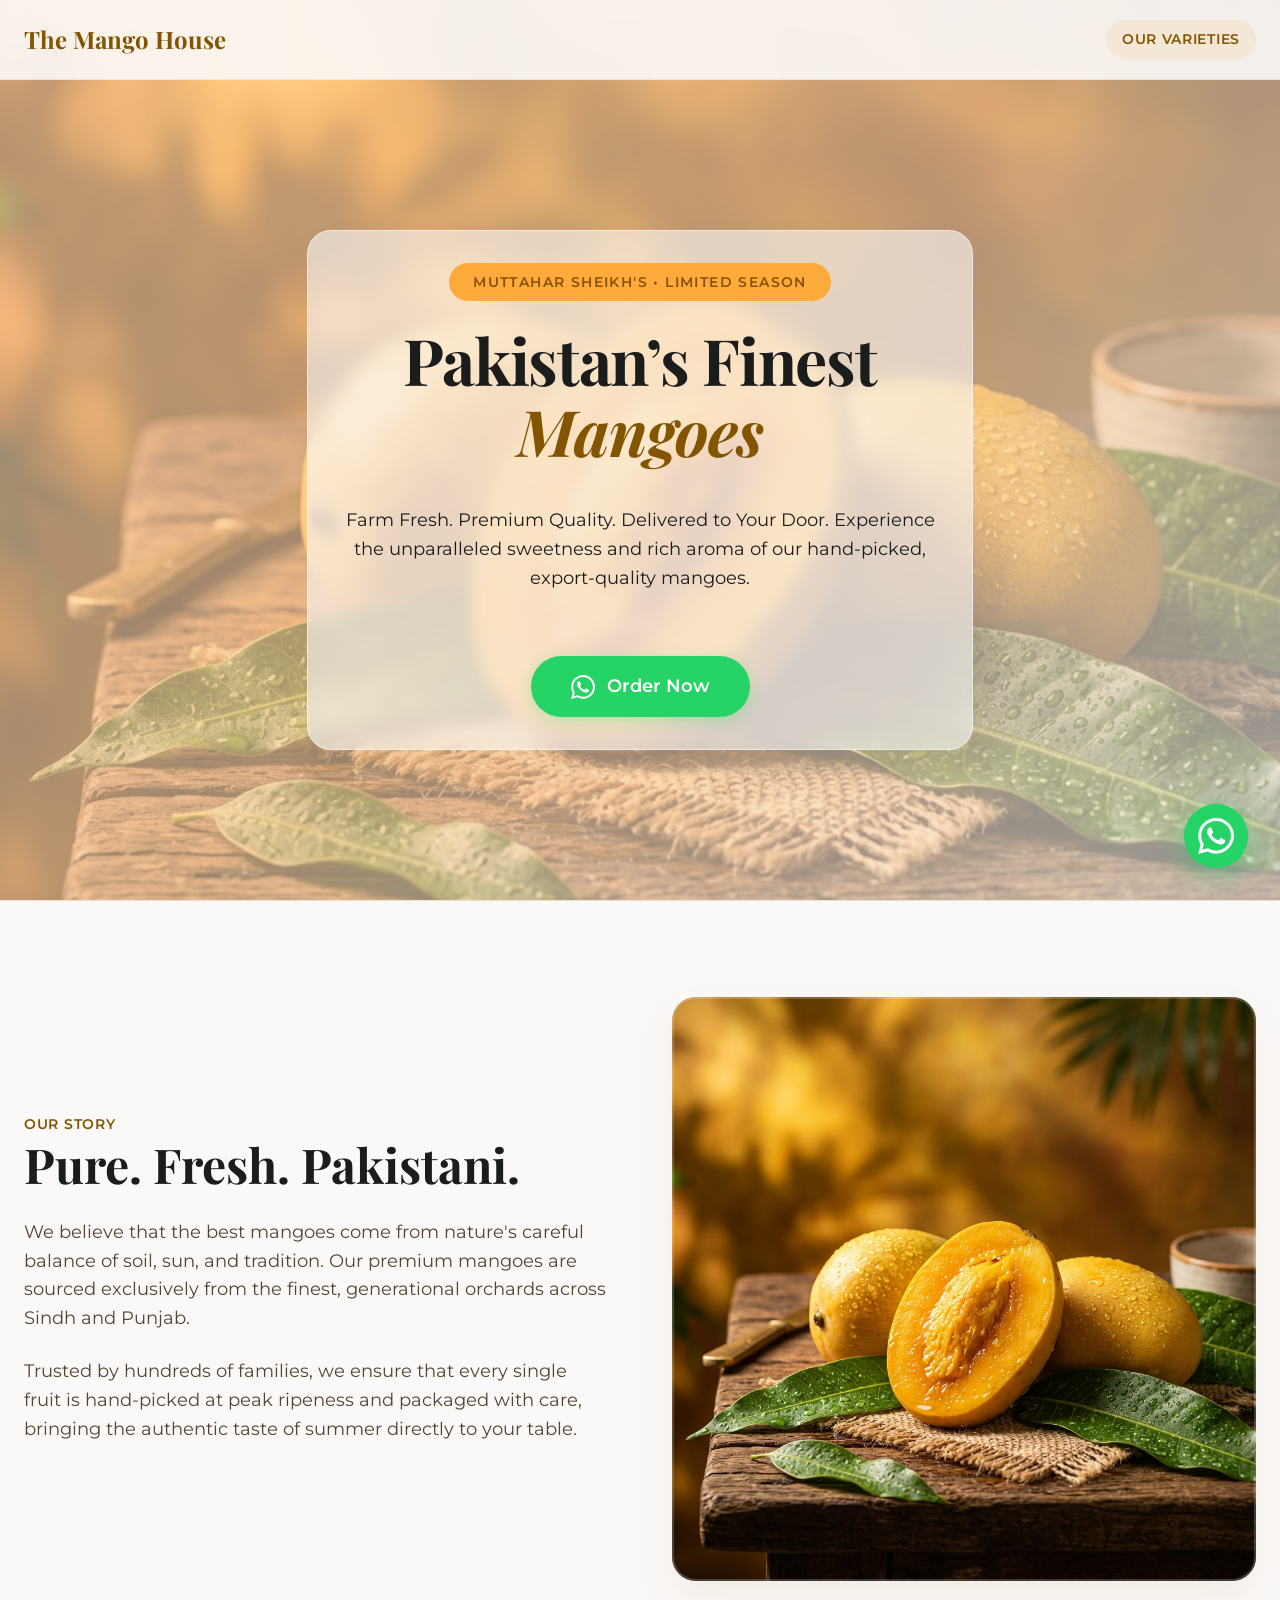
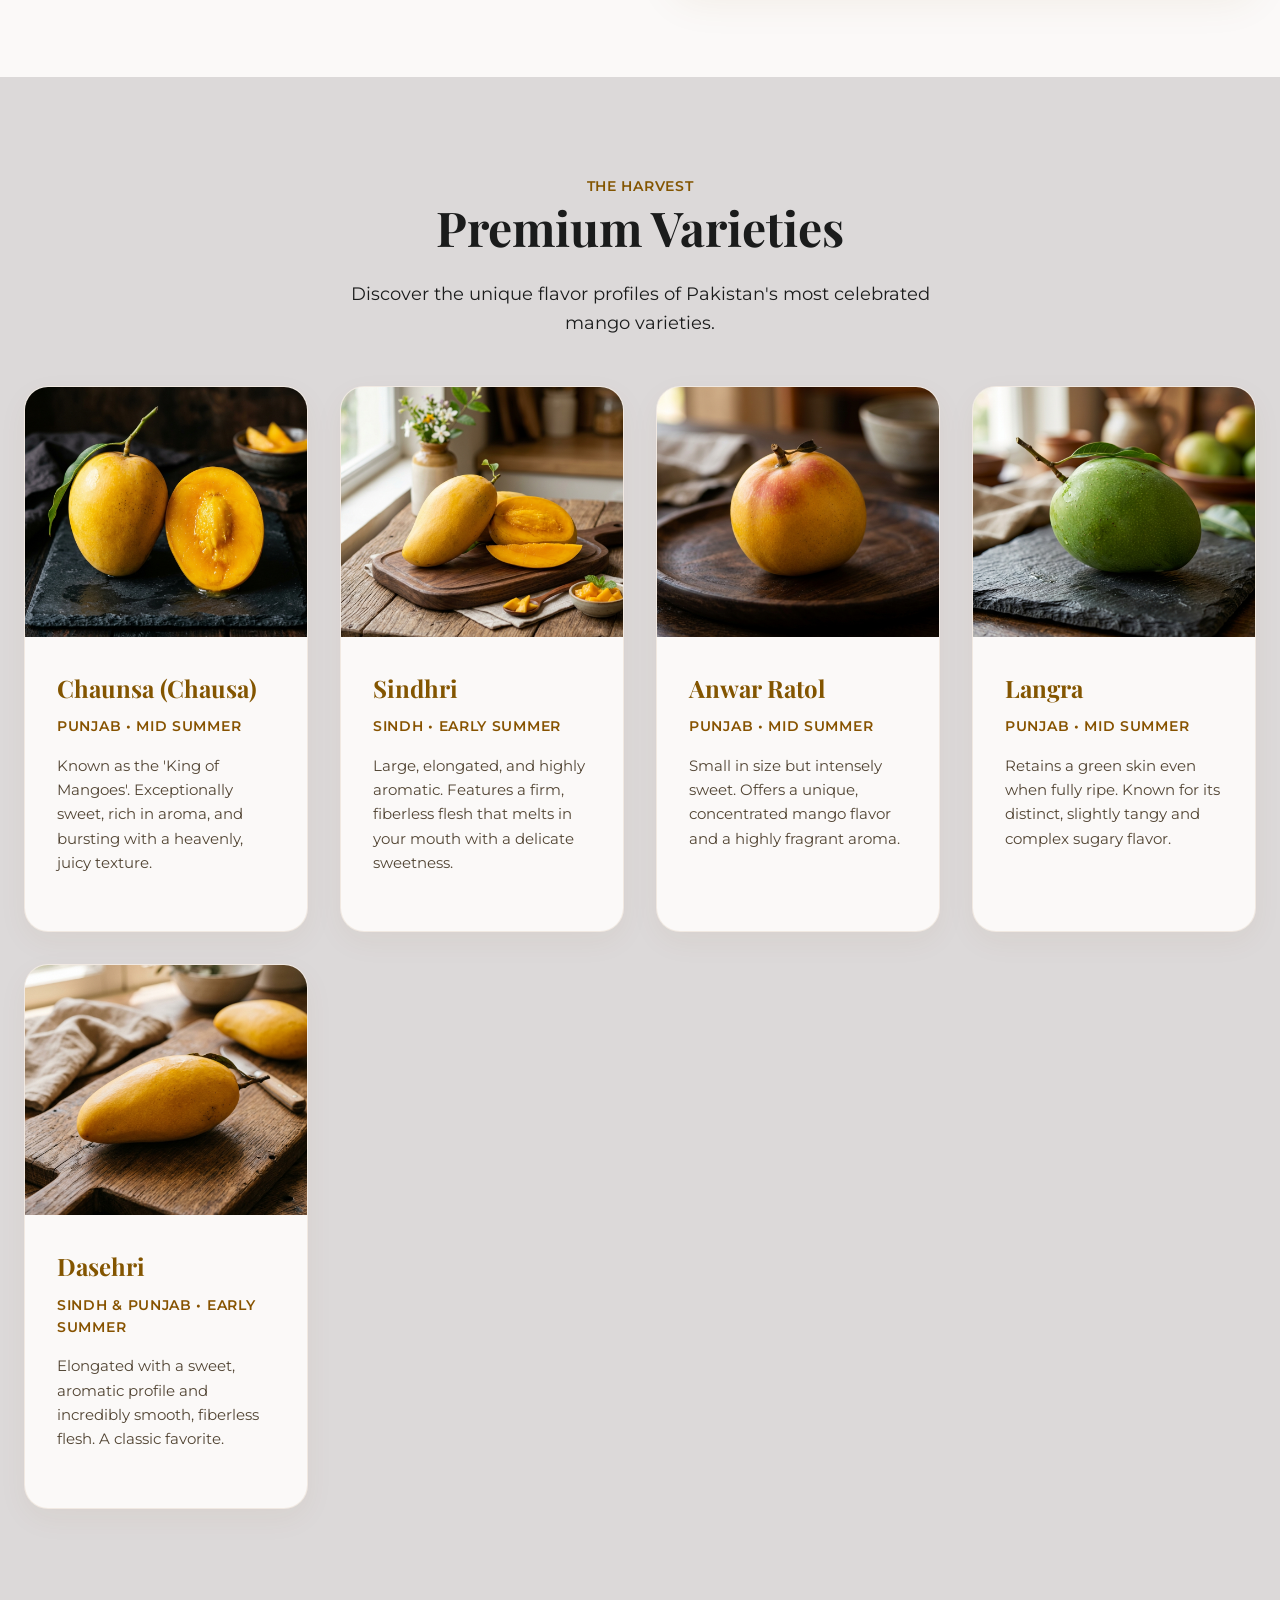
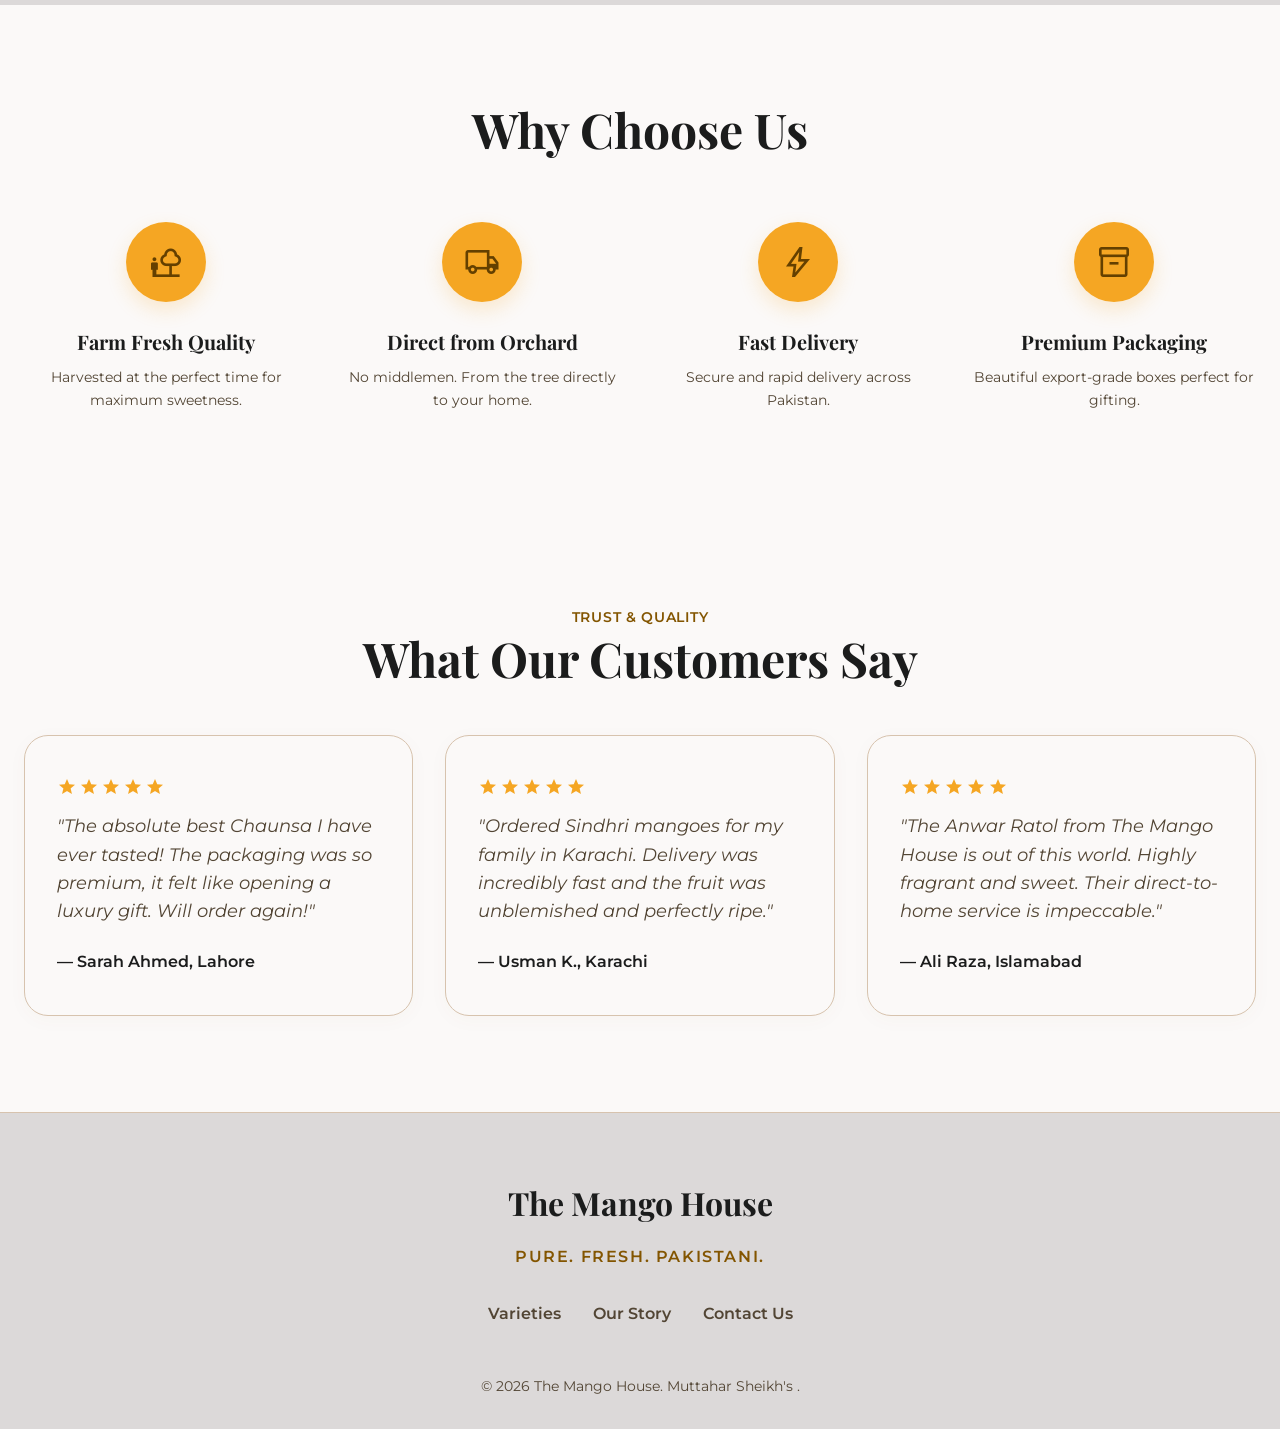
<file: index.html>
<!DOCTYPE html>
<html lang="en">
<head>
    <meta charset="UTF-8">
    <meta name="viewport" content="width=device-width, initial-scale=1.0">
    <title>The Mango House - Pakistan's Finest Mangoes</title>
    <meta name="description" content="Premium quality mangoes sourced from the best orchards of Pakistan. Direct to your door.">
    <link rel="preconnect" href="https://fonts.googleapis.com">
    <link rel="preconnect" href="https://fonts.gstatic.com" crossorigin>
    <link rel="icon" type="image/x-icon" href="./assets/variety_sindhri_1779172407051.png">
    <link href="https://fonts.googleapis.com/css2?family=Montserrat:wght@400;600&family=Playfair+Display:ital,wght@0,600;0,700;1,600;1,700&display=swap" rel="stylesheet">
    <link href="https://fonts.googleapis.com/css2?family=Material+Symbols+Outlined:wght,FILL@400,1" rel="stylesheet">
    <link rel="stylesheet" href="styles.css">
</head>
<body>

    <header class="header">
        <div class="container" style="display: flex; justify-content: space-between; align-items: center; width: 100%;">
            <div class="header-logo" onclick="window.scrollTo(0,0)">The Mango House</div>
            <a href="#varieties" class="text-label" style="color: var(--color-primary); padding: 0.5rem 1rem; border-radius: var(--radius-full); background: rgba(245, 166, 35, 0.1);">Our Varieties</a>
        </div>
    </header>

    <main>
        <!-- Hero Section -->
        <section class="hero" id="home">
            <div class="hero-bg">
                <img src="assets/hero_bg_1779172220860.png" alt="Premium mangoes background">
            </div>
            <div class="container">
                <div class="hero-content fade-up">
                    <span class="badge-pill">Muttahar Sheikh's • Limited Season</span>
                    <h1 class="text-display">Pakistan’s Finest <br/><span class="text-primary-accent">Mangoes</span></h1>
                    <p class="text-body-lg" style="max-width: 600px; margin: 0 auto 1.5rem;">
                        Farm Fresh. Premium Quality. Delivered to Your Door. Experience the unparalleled sweetness and rich aroma of our hand-picked, export-quality mangoes.
                    </p>
                    <a href="https://wa.me/923162327803?text=Hi!%20I'd%20like%20to%20order%20mangoes.%20Please%20share%20details." target="_blank" class="btn-whatsapp">
                        <svg viewBox="0 0 24 24"><path d="M17.472 14.382c-.297-.149-1.758-.867-2.03-.967-.273-.099-.471-.148-.67.15-.197.297-.767.966-.94 1.164-.173.199-.347.223-.644.075-.297-.15-1.255-.463-2.39-1.475-.883-.788-1.48-1.761-1.653-2.059-.173-.297-.018-.458.13-.606.134-.133.298-.347.446-.52.149-.174.198-.298.298-.497.099-.198.05-.371-.025-.52-.075-.149-.669-1.612-.916-2.207-.242-.579-.487-.5-.669-.51a12.8 12.8 0 0 0-.57-.01c-.198 0-.52.074-.792.372-.272.297-1.04 1.016-1.04 2.479 0 1.462 1.065 2.875 1.213 3.074.149.198 2.095 3.2 5.077 4.487.709.306 1.262.489 1.694.625.712.227 1.36.195 1.871.118.571-.085 1.758-.719 2.006-1.413.248-.694.248-1.289.173-1.413-.074-.124-.272-.198-.57-.347m-5.421 7.403h-.004a9.87 9.87 0 0 1-5.031-1.378l-.361-.214-3.741.982.998-3.648-.235-.374a9.86 9.86 0 0 1-1.51-5.26c.001-5.45 4.436-9.884 9.888-9.884 2.64 0 5.122 1.03 6.988 2.898a9.825 9.825 0 0 1 2.893 6.994c-.003 5.45-4.437 9.884-9.885 9.884m8.413-18.297A11.815 11.815 0 0 0 12.05 0C5.495 0 .16 5.335.157 11.892c0 2.096.547 4.142 1.588 5.945L.057 24l6.305-1.654a11.882 11.882 0 0 0 5.683 1.448h.005c6.554 0 11.89-5.335 11.893-11.893a11.821 11.821 0 0 0-3.48-8.413Z"/></svg>
                        Order Now
                    </a>
                </div>
            </div>
        </section>
        
        <div class="divider"></div>

        <!-- Story Section -->
        <section class="section story-section" id="story">
            <div class="container">
                <div class="story-grid">
                    <div class="story-content fade-up">
                        <span class="text-label text-primary">Our Story</span>
                        <h2 class="text-headline-lg mt-4">Pure. Fresh. Pakistani.</h2>
                        <p class="text-body-lg">
                            We believe that the best mangoes come from nature's careful balance of soil, sun, and tradition. Our premium mangoes are sourced exclusively from the finest, generational orchards across Sindh and Punjab.
                        </p>
                        <p class="text-body-lg">
                            Trusted by hundreds of families, we ensure that every single fruit is hand-picked at peak ripeness and packaged with care, bringing the authentic taste of summer directly to your table.
                        </p>
                    </div>
                    <div class="story-image fade-up delay-1">
                        <img src="assets/hero_bg_1779172220860.png" alt="Orchard fresh mangoes">
                    </div>
                </div>
            </div>
        </section>

        <!-- Varieties Section -->
        <section class="section varieties-section" id="varieties">
            <div class="container">
                <div class="text-center fade-up">
                    <span class="text-label text-primary">The Harvest</span>
                    <h2 class="text-headline-lg mt-4">Premium Varieties</h2>
                    <p class="text-body-lg" style="max-width: 600px; margin: 0 auto;">Discover the unique flavor profiles of Pakistan's most celebrated mango varieties.</p>
                </div>
                
                <div class="varieties-grid">
                    <!-- Chaunsa -->
                    <div class="card fade-up delay-1">
                        <div class="card-img">
                            <img src="assets/variety_chaunsa_1779172248539.png" alt="Chaunsa Mango">
                        </div>
                        <div class="card-content">
                            <h3 class="card-title">Chaunsa (Chausa)</h3>
                            <div class="card-meta">Punjab • Mid Summer</div>
                            <p class="card-desc">Known as the 'King of Mangoes'. Exceptionally sweet, rich in aroma, and bursting with a heavenly, juicy texture.</p>
                        </div>
                    </div>
                    
                    <!-- Sindhri -->
                    <div class="card fade-up delay-2">
                        <div class="card-img">
                            <img src="assets/variety_sindhri_1779172407051.png" alt="Sindhri Mango">
                        </div>
                        <div class="card-content">
                            <h3 class="card-title">Sindhri</h3>
                            <div class="card-meta">Sindh • Early Summer</div>
                            <p class="card-desc">Large, elongated, and highly aromatic. Features a firm, fiberless flesh that melts in your mouth with a delicate sweetness.</p>
                        </div>
                    </div>

                    <!-- Anwar Ratol -->
                    <div class="card fade-up delay-3">
                        <div class="card-img">
                            <img src="assets/variety_anwar_ratol_1779172478148.png" alt="Anwar Ratol Mango">
                        </div>
                        <div class="card-content">
                            <h3 class="card-title">Anwar Ratol</h3>
                            <div class="card-meta">Punjab • Mid Summer</div>
                            <p class="card-desc">Small in size but intensely sweet. Offers a unique, concentrated mango flavor and a highly fragrant aroma.</p>
                        </div>
                    </div>

                    <!-- Langra -->
                    <div class="card fade-up delay-1">
                        <div class="card-img">
                            <img src="assets/variety_langra_1779172523228.png" alt="Langra Mango">
                        </div>
                        <div class="card-content">
                            <h3 class="card-title">Langra</h3>
                            <div class="card-meta">Punjab • Mid Summer</div>
                            <p class="card-desc">Retains a green skin even when fully ripe. Known for its distinct, slightly tangy and complex sugary flavor.</p>
                        </div>
                    </div>

                    <!-- Dasehri -->
                    <div class="card fade-up delay-2">
                        <div class="card-img">
                            <img src="assets/variety_dasehri_1779172690283.png" alt="Dasehri Mango">
                        </div>
                        <div class="card-content">
                            <h3 class="card-title">Dasehri</h3>
                            <div class="card-meta">Sindh & Punjab • Early Summer</div>
                            <p class="card-desc">Elongated with a sweet, aromatic profile and incredibly smooth, fiberless flesh. A classic favorite.</p>
                        </div>
                    </div>
                </div>
            </div>
        </section>

        <!-- Features Section -->
        <section class="section features-section">
            <div class="container">
                <div class="text-center fade-up">
                    <h2 class="text-headline-lg">Why Choose Us</h2>
                </div>
                <div class="features-grid">
                    <div class="feature-item fade-up delay-1">
                        <div class="feature-icon">
                            <span class="material-symbols-outlined">nature_people</span>
                        </div>
                        <h3 class="feature-title">Farm Fresh Quality</h3>
                        <p class="feature-desc">Harvested at the perfect time for maximum sweetness.</p>
                    </div>
                    <div class="feature-item fade-up delay-2">
                        <div class="feature-icon">
                            <span class="material-symbols-outlined">local_shipping</span>
                        </div>
                        <h3 class="feature-title">Direct from Orchard</h3>
                        <p class="feature-desc">No middlemen. From the tree directly to your home.</p>
                    </div>
                    <div class="feature-item fade-up delay-3">
                        <div class="feature-icon">
                            <span class="material-symbols-outlined">bolt</span>
                        </div>
                        <h3 class="feature-title">Fast Delivery</h3>
                        <p class="feature-desc">Secure and rapid delivery across Pakistan.</p>
                    </div>
                    <div class="feature-item fade-up delay-1">
                        <div class="feature-icon">
                            <span class="material-symbols-outlined">inventory_2</span>
                        </div>
                        <h3 class="feature-title">Premium Packaging</h3>
                        <p class="feature-desc">Beautiful export-grade boxes perfect for gifting.</p>
                    </div>
                </div>
            </div>
        </section>

        <!-- Testimonials Section -->
        <section class="section testimonials-section">
            <div class="container">
                <div class="text-center fade-up">
                    <span class="text-label text-primary">Trust & Quality</span>
                    <h2 class="text-headline-lg mt-4">What Our Customers Say</h2>
                </div>
                <div class="testimonials-grid">
                    <div class="testimonial-card fade-up delay-1">
                        <div class="stars">
                            <span class="material-symbols-outlined">star</span>
                            <span class="material-symbols-outlined">star</span>
                            <span class="material-symbols-outlined">star</span>
                            <span class="material-symbols-outlined">star</span>
                            <span class="material-symbols-outlined">star</span>
                        </div>
                        <p class="testimonial-text">"The absolute best Chaunsa I have ever tasted! The packaging was so premium, it felt like opening a luxury gift. Will order again!"</p>
                        <p class="testimonial-author">— Sarah Ahmed, Lahore</p>
                    </div>
                    <div class="testimonial-card fade-up delay-2">
                        <div class="stars">
                            <span class="material-symbols-outlined">star</span>
                            <span class="material-symbols-outlined">star</span>
                            <span class="material-symbols-outlined">star</span>
                            <span class="material-symbols-outlined">star</span>
                            <span class="material-symbols-outlined">star</span>
                        </div>
                        <p class="testimonial-text">"Ordered Sindhri mangoes for my family in Karachi. Delivery was incredibly fast and the fruit was unblemished and perfectly ripe."</p>
                        <p class="testimonial-author">— Usman K., Karachi</p>
                    </div>
                    <div class="testimonial-card fade-up delay-3">
                        <div class="stars">
                            <span class="material-symbols-outlined">star</span>
                            <span class="material-symbols-outlined">star</span>
                            <span class="material-symbols-outlined">star</span>
                            <span class="material-symbols-outlined">star</span>
                            <span class="material-symbols-outlined">star</span>
                        </div>
                        <p class="testimonial-text">"The Anwar Ratol from The Mango House is out of this world. Highly fragrant and sweet. Their direct-to-home service is impeccable."</p>
                        <p class="testimonial-author">— Ali Raza, Islamabad</p>
                    </div>
                </div>
            </div>
        </section>
    </main>

    <!-- Footer -->
    <footer class="footer">
        <div class="container">
            <div class="footer-logo">The Mango House</div>
            <div class="footer-tagline">Pure. Fresh. Pakistani.</div>
            <div class="footer-links">
                <a href="#varieties">Varieties</a>
                <a href="#story">Our Story</a>
                <a href="https://wa.me/923162327803" target="_blank">Contact Us</a>
            </div>
            <p class="footer-copy">© 2026 The Mango House. Muttahar Sheikh's .</p>
        </div>
    </footer>

    <!-- Floating WhatsApp CTA -->
    <a href="https://wa.me/923162327803?text=Hi!%20I'd%20like%20to%20order%20mangoes.%20Please%20share%20details." target="_blank" class="floating-wa">
        <div class="floating-wa-tooltip">
            Chat with us — Fresh mangoes, one message away!
        </div>
        <div class="floating-wa-btn">
            <svg viewBox="0 0 24 24"><path d="M17.472 14.382c-.297-.149-1.758-.867-2.03-.967-.273-.099-.471-.148-.67.15-.197.297-.767.966-.94 1.164-.173.199-.347.223-.644.075-.297-.15-1.255-.463-2.39-1.475-.883-.788-1.48-1.761-1.653-2.059-.173-.297-.018-.458.13-.606.134-.133.298-.347.446-.52.149-.174.198-.298.298-.497.099-.198.05-.371-.025-.52-.075-.149-.669-1.612-.916-2.207-.242-.579-.487-.5-.669-.51a12.8 12.8 0 0 0-.57-.01c-.198 0-.52.074-.792.372-.272.297-1.04 1.016-1.04 2.479 0 1.462 1.065 2.875 1.213 3.074.149.198 2.095 3.2 5.077 4.487.709.306 1.262.489 1.694.625.712.227 1.36.195 1.871.118.571-.085 1.758-.719 2.006-1.413.248-.694.248-1.289.173-1.413-.074-.124-.272-.198-.57-.347m-5.421 7.403h-.004a9.87 9.87 0 0 1-5.031-1.378l-.361-.214-3.741.982.998-3.648-.235-.374a9.86 9.86 0 0 1-1.51-5.26c.001-5.45 4.436-9.884 9.888-9.884 2.64 0 5.122 1.03 6.988 2.898a9.825 9.825 0 0 1 2.893 6.994c-.003 5.45-4.437 9.884-9.885 9.884m8.413-18.297A11.815 11.815 0 0 0 12.05 0C5.495 0 .16 5.335.157 11.892c0 2.096.547 4.142 1.588 5.945L.057 24l6.305-1.654a11.882 11.882 0 0 0 5.683 1.448h.005c6.554 0 11.89-5.335 11.893-11.893a11.821 11.821 0 0 0-3.48-8.413Z"/></svg>
        </div>
    </a>

    <script src="script.js"></script>
</body>
</html>
</file>
<file: styles.css>
:root {
  --color-primary: #835500;
  --color-primary-container: #f5a623;
  --color-on-primary-container: #644000;
  --color-on-primary: #ffffff;
  --color-secondary: #875300;
  --color-secondary-container: #feaa3c;
  --color-on-secondary-container: #6c4100;
  --color-surface: #fbf9f8;
  --color-surface-dim: #dcd9d9;
  --color-on-surface: #1b1c1c;
  --color-on-surface-variant: #524534;
  --color-background: #fbf9f8;
  --color-outline: #857462;
  --color-outline-variant: #d7c3ae;
  --whatsapp-green: #25D366;
  --whatsapp-dark: #1DA851;

  --font-display: 'Playfair Display', serif;
  --font-body: 'Montserrat', sans-serif;

  --radius-sm: 0.25rem;
  --radius-default: 0.5rem;
  --radius-md: 0.75rem;
  --radius-lg: 1rem;
  --radius-xl: 1.5rem;
  --radius-full: 9999px;

  --spacing-unit: 8px;
  --container-max: 1280px;
  --gutter: 24px;
}

/* Reset & Base */
* {
  margin: 0;
  padding: 0;
  box-sizing: border-box;
}

body {
  font-family: var(--font-body);
  background-color: var(--color-background);
  color: var(--color-on-surface);
  line-height: 1.6;
  overflow-x: hidden;
  scroll-behavior: smooth;
}

h1, h2, h3, h4, h5, h6 {
  font-family: var(--font-display);
  color: var(--color-on-surface);
  font-weight: 700;
}

a {
  text-decoration: none;
  color: inherit;
}

/* Typography Scale */
.text-display { font-size: clamp(3rem, 5vw, 4rem); line-height: 1.1; letter-spacing: -0.02em; margin-bottom: 1rem; }
.text-headline-lg { font-size: clamp(2.5rem, 4vw, 3rem); line-height: 1.2; margin-bottom: 1.5rem; color: var(--color-on-surface); }
.text-headline-md { font-size: 2rem; line-height: 1.3; font-weight: 600; margin-bottom: 1rem;}
.text-body-lg { font-size: 1.125rem; line-height: 1.6; margin-bottom: 1.5rem;}
.text-body-md { font-size: 1rem; line-height: 1.5; }
.text-label { font-size: 0.875rem; font-weight: 600; letter-spacing: 0.05em; text-transform: uppercase; }

.text-primary { color: var(--color-primary); }
.text-center { text-align: center; }

/* Layout */
.container {
  max-width: var(--container-max);
  margin: 0 auto;
  padding: 0 var(--gutter);
}

.section {
  padding: 6rem 0;
  position: relative;
}

.divider {
  width: 100%;
  height: 1px;
  background-color: rgba(215, 195, 174, 0.5); /* outline-variant with opacity */
  max-width: var(--container-max);
  margin: 0 auto;
}

/* Header */
.header {
  position: fixed;
  top: 0; left: 0; right: 0;
  height: 80px;
  background: rgba(251, 249, 248, 0.9);
  backdrop-filter: blur(10px);
  -webkit-backdrop-filter: blur(10px);
  border-bottom: 1px solid rgba(215, 195, 174, 0.3);
  display: flex;
  align-items: center;
  justify-content: space-between;
  z-index: 100;
}
.header-logo {
  font-family: var(--font-display);
  font-size: 1.5rem;
  color: var(--color-primary);
  font-weight: 700;
  cursor: pointer;
}

/* Hero Section */
.hero {
  min-height: 100vh;
  display: flex;
  align-items: center;
  padding-top: 80px;
  position: relative;
}
.hero-bg {
  position: absolute;
  top: 0; left: 0; right: 0; bottom: 0;
  z-index: -1;
  background: linear-gradient(135deg, #ffddba, #ffddb4, #fbf9f8);
}
.hero-bg img {
  width: 100%; height: 100%; object-fit: cover; opacity: 0.4; mix-blend-mode: multiply;
}
.hero-content {
  display: flex;
  flex-direction: column;
  align-items: center;
  text-align: center;
  gap: 1.5rem;
  max-width: 800px;
  margin: 0 auto;
  padding: 2rem;
  background: rgba(251, 249, 248, 0.6);
  border-radius: var(--radius-xl);
  backdrop-filter: blur(8px);
  -webkit-backdrop-filter: blur(8px);
  border: 1px solid rgba(255, 255, 255, 0.5);
  box-shadow: 0 20px 40px rgba(131, 85, 0, 0.05);
}
.hero .text-primary-accent {
  color: var(--color-primary);
  font-style: italic;
}
.btn-whatsapp {
  display: inline-flex;
  align-items: center;
  gap: 0.75rem;
  background-color: var(--whatsapp-green);
  color: white;
  padding: 1rem 2.5rem;
  border-radius: var(--radius-full);
  font-weight: 600;
  font-family: var(--font-body);
  font-size: 1.125rem;
  transition: all 0.3s ease;
  box-shadow: 0 4px 15px rgba(37, 211, 102, 0.3);
  margin-top: 1rem;
}
.btn-whatsapp:hover {
  background-color: var(--whatsapp-dark);
  transform: translateY(-2px);
  box-shadow: 0 6px 20px rgba(37, 211, 102, 0.4);
}
.btn-whatsapp svg {
  width: 24px;
  height: 24px;
  fill: currentColor;
}
.badge-pill {
    font-family: var(--font-body);
    font-size: 0.875rem;
    color: var(--color-secondary);
    background: var(--color-secondary-container);
    padding: 0.5rem 1.5rem;
    border-radius: var(--radius-full);
    text-transform: uppercase;
    letter-spacing: 0.1em;
    font-weight: 600;
}

/* About / Story Section */
.story-section {
    background-color: var(--color-surface);
}
.story-grid {
  display: grid;
  grid-template-columns: 1fr 1fr;
  gap: 4rem;
  align-items: center;
}
@media(max-width: 768px) { .story-grid { grid-template-columns: 1fr; } }
.story-image {
  border-radius: var(--radius-xl);
  overflow: hidden;
  box-shadow: 0 20px 40px rgba(131, 85, 0, 0.08);
  position: relative;
}
.story-image::after {
    content: '';
    position: absolute;
    inset: 0;
    border-radius: var(--radius-xl);
    box-shadow: inset 0 0 0 2px rgba(255, 255, 255, 0.2);
    pointer-events: none;
}
.story-image img { width: 100%; height: 100%; object-fit: cover; display: block; }
.story-content p {
    color: var(--color-on-surface-variant);
}

/* Varieties Section */
.varieties-section {
    background-color: var(--color-surface-dim);
}
.varieties-grid {
  display: grid;
  grid-template-columns: repeat(auto-fit, minmax(280px, 1fr));
  gap: 2rem;
  margin-top: 3rem;
}
.card {
  background: var(--color-surface);
  border-radius: var(--radius-xl);
  overflow: hidden;
  box-shadow: 0 10px 30px rgba(131, 85, 0, 0.05);
  transition: transform 0.4s ease, box-shadow 0.4s ease;
  border: 1px solid rgba(215, 195, 174, 0.3);
  display: flex;
  flex-direction: column;
}
.card:hover { 
    transform: translateY(-8px); 
    box-shadow: 0 20px 40px rgba(131, 85, 0, 0.12);
}
.card-img { 
    height: 250px; 
    overflow: hidden; 
    position: relative;
}
.card-img img { 
    width: 100%; 
    height: 100%; 
    object-fit: cover; 
    transition: transform 0.6s ease; 
}
.card:hover .card-img img { transform: scale(1.08); }
.card-content { 
    padding: 2rem; 
    flex-grow: 1;
    display: flex;
    flex-direction: column;
}
.card-title { 
    font-family: var(--font-display);
    font-size: 1.5rem;
    color: var(--color-primary); 
    margin-bottom: 0.5rem; 
    font-weight: 700;
}
.card-meta {
    font-size: 0.875rem;
    color: var(--color-secondary);
    font-weight: 600;
    margin-bottom: 1rem;
    text-transform: uppercase;
    letter-spacing: 0.05em;
}
.card-desc {
    color: var(--color-on-surface-variant);
    font-size: 0.95rem;
    margin-bottom: 1.5rem;
    flex-grow: 1;
}

/* Features Section */
.features-section {
    background-color: var(--color-surface);
}
.features-grid {
  display: grid;
  grid-template-columns: repeat(auto-fit, minmax(220px, 1fr));
  gap: 3rem 2rem;
  text-align: center;
  margin-top: 4rem;
}
.feature-item {
    display: flex;
    flex-direction: column;
    align-items: center;
}
.feature-icon {
  width: 80px; height: 80px;
  background: var(--color-primary-container);
  color: var(--color-on-primary-container);
  border-radius: var(--radius-full);
  display: flex; align-items: center; justify-content: center;
  margin: 0 auto 1.5rem;
  transition: transform 0.3s ease;
  box-shadow: 0 8px 20px rgba(245, 166, 35, 0.2);
}
.feature-item:hover .feature-icon {
    transform: scale(1.1) rotate(5deg);
}
.feature-icon .material-symbols-outlined {
    font-size: 36px;
}
.feature-title {
    font-family: var(--font-display);
    font-size: 1.25rem;
    font-weight: 700;
    color: var(--color-on-surface);
    margin-bottom: 0.5rem;
}
.feature-desc {
    color: var(--color-on-surface-variant);
    font-size: 0.9rem;
}

/* Testimonials Section */
.testimonials-section { 
    background-color: var(--color-background); 
}
.testimonials-grid {
    display: grid;
    grid-template-columns: repeat(auto-fit, minmax(300px, 1fr));
    gap: 2rem;
    margin-top: 3rem;
}
.testimonial-card {
  background: var(--color-surface);
  padding: 2.5rem 2rem;
  border-radius: var(--radius-xl);
  border: 1px solid var(--color-outline-variant);
  box-shadow: 0 4px 20px rgba(131, 85, 0, 0.03);
}
.stars { 
    color: var(--color-primary-container); 
    margin-bottom: 1rem; 
    display: flex;
    gap: 2px;
}
.stars .material-symbols-outlined { font-variation-settings: 'FILL' 1; font-size: 20px;}
.testimonial-text {
    font-style: italic;
    color: var(--color-on-surface-variant);
    margin-bottom: 1.5rem;
    font-size: 1.1rem;
}
.testimonial-author {
    font-weight: 600;
    color: var(--color-on-surface);
}

/* Footer */
.footer {
  background: var(--color-surface-dim);
  padding: 4rem 0 2rem;
  text-align: center;
  border-top: 1px solid var(--color-outline-variant);
}
.footer-logo {
    font-family: var(--font-display);
    font-size: 2rem;
    color: var(--color-on-surface);
    font-weight: 700;
    margin-bottom: 1rem;
}
.footer-tagline {
    color: var(--color-primary);
    font-weight: 600;
    letter-spacing: 0.1em;
    text-transform: uppercase;
    margin-bottom: 2rem;
}
.footer-links {
    display: flex;
    justify-content: center;
    gap: 2rem;
    margin-bottom: 3rem;
    flex-wrap: wrap;
}
.footer-links a {
    color: var(--color-on-surface-variant);
    font-weight: 600;
    transition: color 0.2s ease;
}
.footer-links a:hover {
    color: var(--color-primary);
}
.footer-copy {
    color: var(--color-on-surface-variant);
    font-size: 0.875rem;
}

/* Floating WhatsApp */
.floating-wa {
  position: fixed;
  bottom: 2rem;
  right: 2rem;
  z-index: 1000;
  display: flex;
  align-items: center;
  gap: 1rem;
  text-decoration: none;
}
.floating-wa-tooltip {
  background: var(--color-surface);
  color: var(--color-on-surface);
  padding: 0.5rem 1rem;
  border-radius: var(--radius-md);
  font-family: var(--font-body);
  font-size: 0.875rem;
  font-weight: 600;
  box-shadow: 0 10px 25px rgba(0,0,0,0.1);
  opacity: 0;
  transform: translateX(10px);
  transition: all 0.3s cubic-bezier(0.4, 0, 0.2, 1);
  pointer-events: none;
  border: 1px solid var(--color-outline-variant);
}
.floating-wa:hover .floating-wa-tooltip {
  opacity: 1;
  transform: translateX(0);
}
.floating-wa-btn {
  width: 64px; height: 64px;
  background: var(--whatsapp-green);
  color: white;
  border-radius: var(--radius-full);
  display: flex; align-items: center; justify-content: center;
  box-shadow: 0 8px 30px rgba(37, 211, 102, 0.4);
  transition: transform 0.3s cubic-bezier(0.175, 0.885, 0.32, 1.275), background-color 0.3s;
}
.floating-wa:hover .floating-wa-btn { 
    transform: scale(1.1); 
    background: var(--whatsapp-dark); 
}
.floating-wa-btn svg { width: 36px; height: 36px; fill: currentColor; }

/* Animations */
.fade-up {
  opacity: 0;
  transform: translateY(40px);
  transition: opacity 0.8s cubic-bezier(0.165, 0.84, 0.44, 1), transform 0.8s cubic-bezier(0.165, 0.84, 0.44, 1);
}
.fade-up.visible {
  opacity: 1;
  transform: translateY(0);
}
.delay-1 { transition-delay: 0.1s; }
.delay-2 { transition-delay: 0.2s; }
.delay-3 { transition-delay: 0.3s; }
</file>
